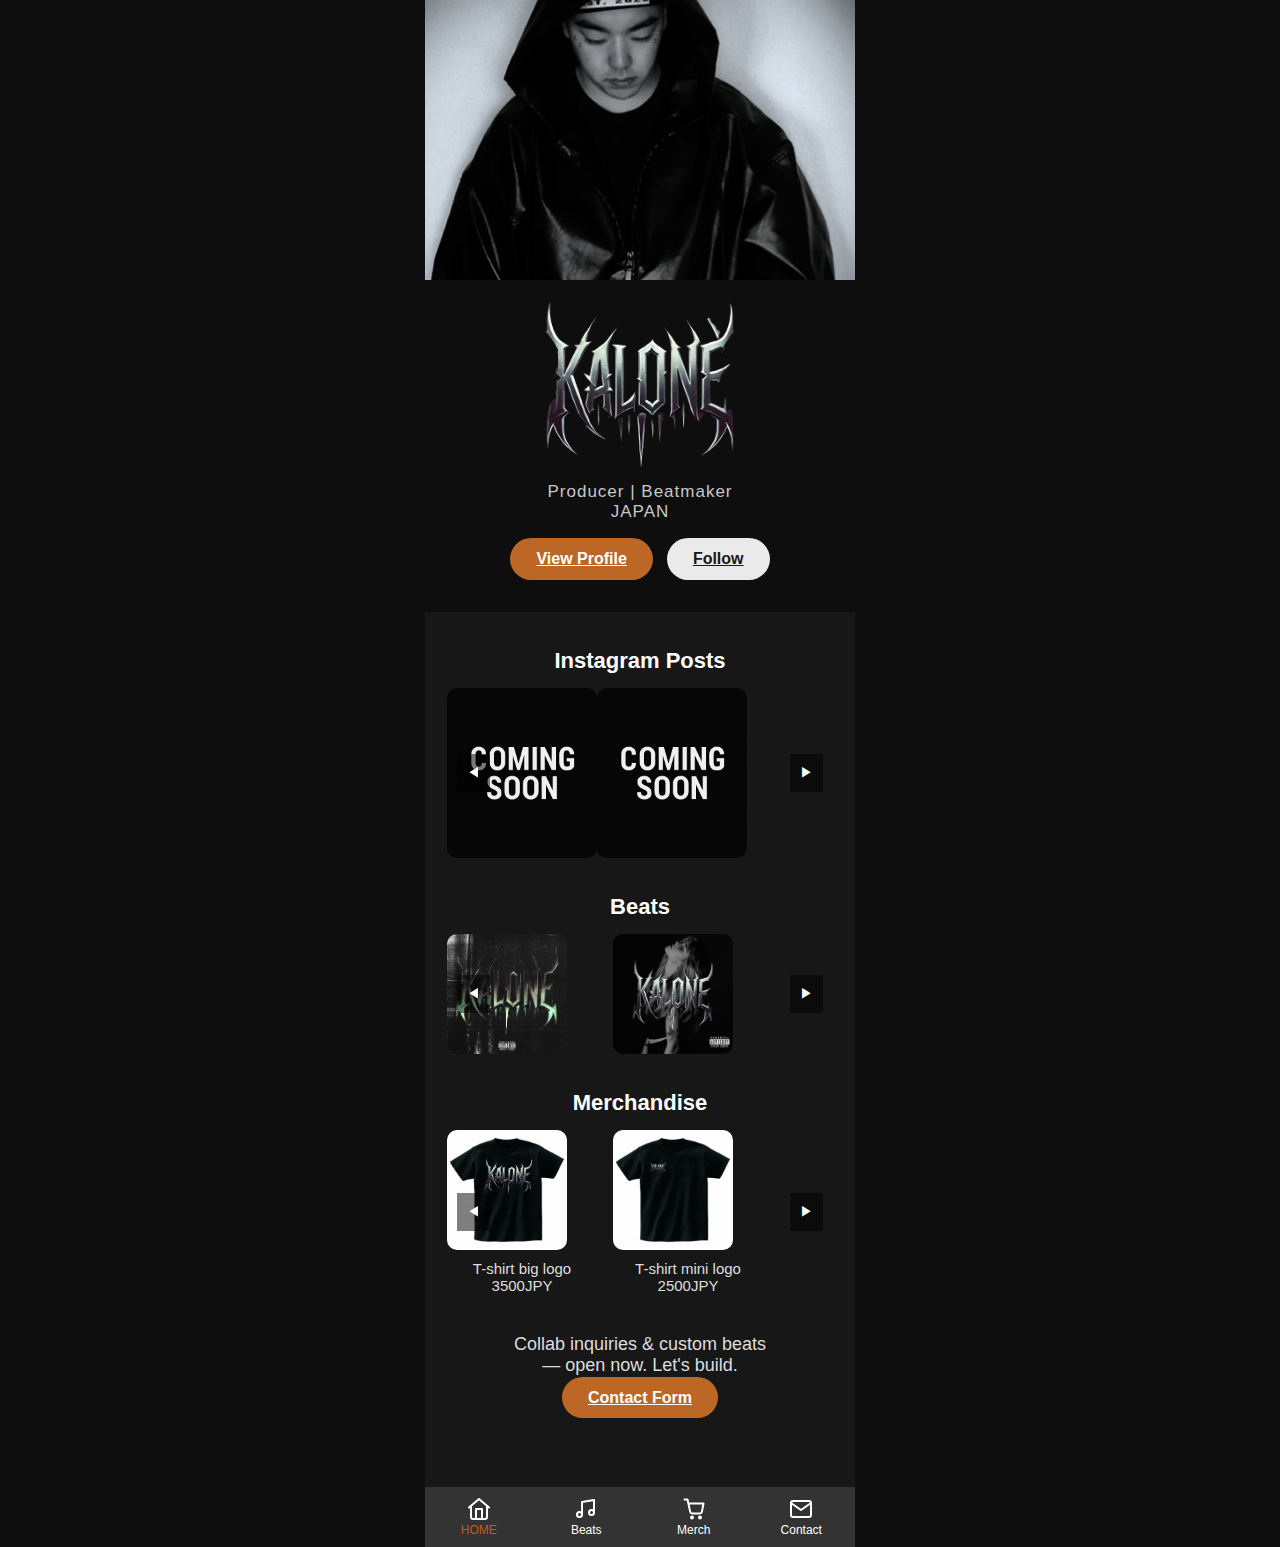
<file: index.html>
<!DOCTYPE html>
<html lang="ja">
<head>
  <meta charset="UTF-8">
  <title>KALONE Portfolio</title>
  <meta name="viewport" content="width=device-width, initial-scale=1.0">
  <link rel="stylesheet" href="styles.css">
</head>
<body>
  <div class="container">

    <!-- Header -->
    <div class="header">
      <img class="profile-photo" src="img/profiile.JPG" alt="Profile Photo">
      <div class="logo-section">
        <img class="logo" src="img/logo.png" alt="KALONE Logo">
        <div class="subtitle">Producer | Beatmaker<br>JAPAN</div>
      </div>
      <div class="profile-actions">
        <a href="https://linktr.ee/prod.kalone" class="button orange">View Profile</a>
        <a href="https://www.instagram.com/_kalone_" class="button gray">Follow</a>
      </div>
    </div>

    <!-- Instagram Posts -->
   <div class="section">
    <h2>Instagram Posts</h2>
    <div class="insta-posts">
        <button class="slider-button left">◀</button>
        <div class="slider">
            <img src="img/comingsoon.png" alt="Post1" class="post-image">
            <img src="img/comingsoon.png" alt="Post2" class="post-image">
        </div>
        <button class="slider-button right">▶</button>
    </div>
</div>

    <!-- Beats -->
    <div class="section">
      <h2>Beats</h2>
      <div class="beats">
        <div class="beat">
          <button class="slider-button left">◀</button>
          <a href="https://open.spotify.com/intl-ja/track/3ISgmAZZ1Nwkv73EA7XvaS?si=f8b35463fe0e47fa">
          <img src="img/photo-output.JPEG" alt="Beat">
          </a>
        </div>
        <div class="beat">
         <a href="https://open.spotify.com/intl-ja/track/56gWSIQP5GYC6EUBvQ6Bg3?si=321e2d97f9c940a5">

          <img src="img/withoutyou.PNG" alt="Beat">
        </a>
        </div>
       
        <button class="slider-button right">▶</button>
      </div>
    </div>

    <!-- Merchandise -->
    <div class="section">
      <h2>Merchandise</h2>
      <div class="merchandise">
        <button class="slider-button left">◀</button>
        <div class="merch">
          <img src="img/kalotbig.jpeg" alt="">
   <span>T-shirt big logo<br>3500JPY</span>
</a>
        </div>
        <div class="merch">
          <img src="img/kalotmini.jpeg" alt="">
          <span>T-shirt mini logo<br>2500JPY</span>
        </div>
    
        <button class="slider-button right">▶</button>
      </div>
    </div>

    <!-- Contact / Custom Beats -->
    <div class="collab-section">
  <p>Collab inquiries & custom beats<br>— open now. Let's build.</p>
  <a href="contact.html" class="button orange">Contact Form</a>
  
</div>

    <!-- Navigation -->
   <nav class="bottom-nav">
  <a href="index.html" class="nav-item active"> <!-- アクティブなリンク -->
    <svg class="nav-icon" xmlns="http://www.w3.org/2000/svg" width="24" height="24" viewBox="0 0 24 24" fill="none" stroke="#FFFFFF" stroke-width="2" stroke-linecap="round" stroke-linejoin="round"><path d="M20 9v11a2 2 0 0 1-2 2H6a2 2 0 0 1-2-2V9"/><path d="M9 22V12h6v10M2 10.6L12 2l10 8.6"/></svg>
    <span>HOME</span>
  </a>
  <a href="beats.html" class="nav-item"> <!-- 他のナビゲーションアイテム -->
    <svg class="nav-icon" xmlns="http://www.w3.org/2000/svg" width="24" height="24" viewBox="0 0 24 24" fill="none" stroke="#FFFFFF" stroke-width="2" stroke-linecap="round" stroke-linejoin="round"><circle cx="5.5" cy="17.5" r="2.5"/><circle cx="17.5" cy="15.5" r="2.5"/><path d="M8 17V5l12-2v12"/></svg>
    <span>Beats</span>
    
</svg>
  </a>
  <a href="merch.html" class="nav-item">
    <svg class="nav-icon" xmlns="http://www.w3.org/2000/svg" width="24" height="24" viewBox="0 0 24 24" fill="none" stroke="#FFFFFF" stroke-width="2" stroke-linecap="round" stroke-linejoin="round"><circle cx="10" cy="20.5" r="1"/><circle cx="18" cy="20.5" r="1"/><path d="M2.5 2.5h3l2.7 12.4a2 2 0 0 0 2 1.6h7.7a2 2 0 0 0 2-1.6l1.6-8.4H7.1"/></svg>
    <span>Merch</span>
  </a>
  <a href="contact.html" class="nav-item">
    <svg class="nav-icon" xmlns="http://www.w3.org/2000/svg" width="24" height="24" viewBox="0 0 24 24" fill="none" stroke="#FFFFFF" stroke-width="2" stroke-linecap="round" stroke-linejoin="round"><path d="M4 4h16c1.1 0 2 .9 2 2v12c0 1.1-.9 2-2 2H4c-1.1 0-2-.9-2-2V6c0-1.1.9-2 2-2z"></path><polyline points="22,6 12,13 2,6"></polyline></svg>
    <span>Contact</span>
  </a>
</nav>
  </div>
</body>
</html>
</file>
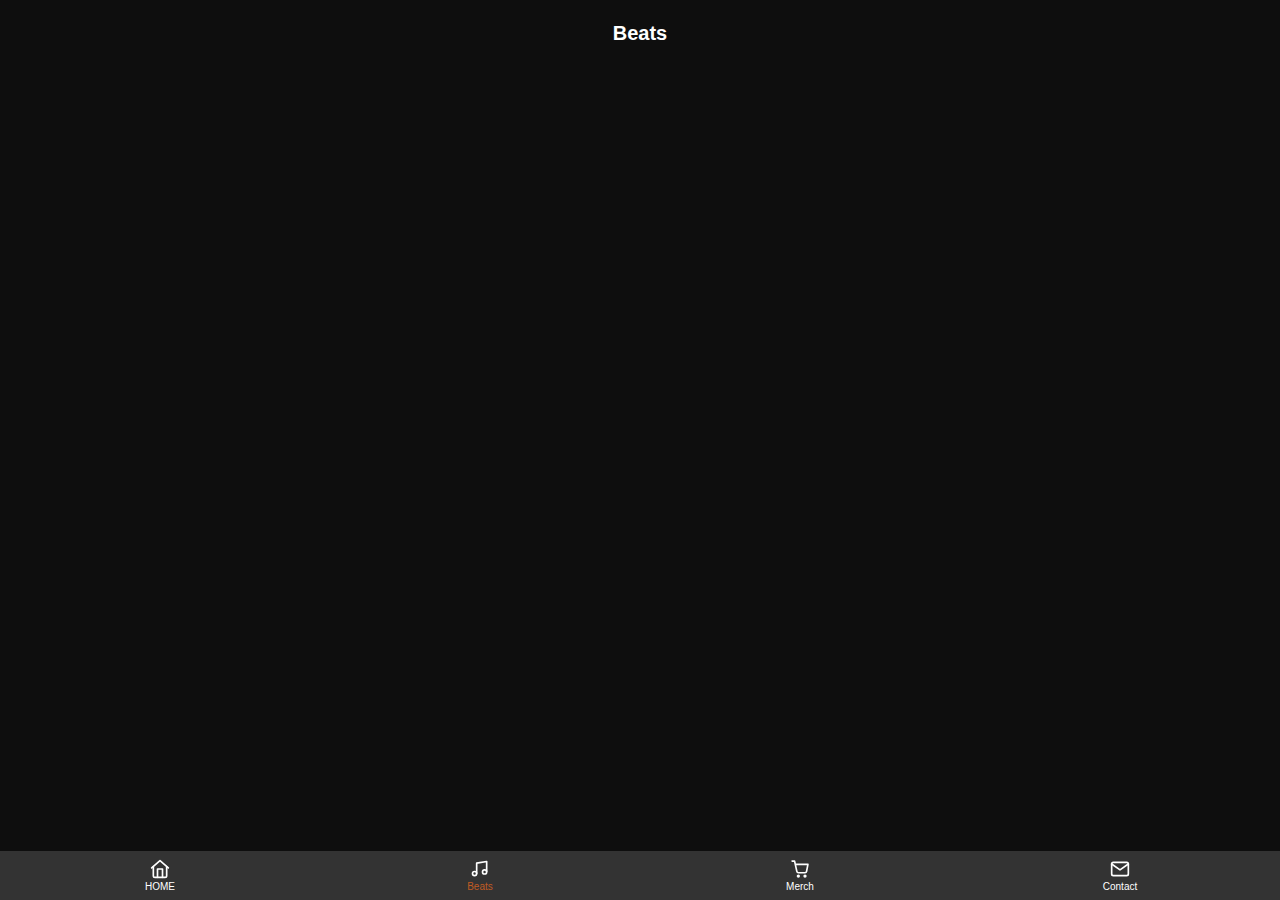
<file: beats.html>
<!DOCTYPE html>
<html lang="ja">
<head>
  <meta charset="UTF-8">
  <title>Beats</title>
  <meta name="viewport" content="width=device-width, initial-scale=1">
  <link rel="stylesheet" href="beats.css">
</head>
<body>
  <div class="beats-container">
    <!-- ヘッダー -->
    <div class="header">
      <span class="title">Beats</span>
    </div>
    <!-- ビートリスト -->
    <div class="beat-list">
      <div class="beat-item">
         <iframe style="border-radius:12px" src="https://open.spotify.com/embed/track/56gWSIQP5GYC6EUBvQ6Bg3?utm_source=generator&theme=0" width="100%" height="152" frameBorder="0" allowfullscreen="" allow="autoplay; clipboard-write; encrypted-media; fullscreen; picture-in-picture" loading="lazy">
         </iframe>
      </div>
      <div class="beat-item">
<iframe style="border-radius:12px" src="https://open.spotify.com/embed/track/3ISgmAZZ1Nwkv73EA7XvaS?utm_source=generator&theme=0" width="100%" height="152" frameBorder="0" allowfullscreen="" allow="autoplay; clipboard-write; encrypted-media; fullscreen; picture-in-picture" loading="lazy">
</iframe>       
      </div>
        </div>
      </div>
    </div>
  </div>
  
  <!-- Navigation -->
   <nav class="bottom-nav">
  <a href="index.html" class="nav-item"> <!-- アクティブなリンク -->
    <svg class="nav-icon" xmlns="http://www.w3.org/2000/svg" width="24" height="24" viewBox="0 0 24 24" fill="none" stroke="#FFFFFF" stroke-width="2" stroke-linecap="round" stroke-linejoin="round"><path d="M20 9v11a2 2 0 0 1-2 2H6a2 2 0 0 1-2-2V9"/><path d="M9 22V12h6v10M2 10.6L12 2l10 8.6"/></svg>
    <span>HOME</span>
  </a>
  <a href="beats.html" class="nav-item active"> <!-- 他のナビゲーションアイテム -->
    <svg class="nav-icon" xmlns="http://www.w3.org/2000/svg" width="24" height="24" viewBox="0 0 24 24" fill="none" stroke="#FFFFFF" stroke-width="2" stroke-linecap="round" stroke-linejoin="round"><circle cx="5.5" cy="17.5" r="2.5"/><circle cx="17.5" cy="15.5" r="2.5"/><path d="M8 17V5l12-2v12"/></svg>
    <span>Beats</span>
  </a>
  <a href="merch.html" class="nav-item">
    <svg class="nav-icon" xmlns="http://www.w3.org/2000/svg" width="24" height="24" viewBox="0 0 24 24" fill="none" stroke="#FFFFFF" stroke-width="2" stroke-linecap="round" stroke-linejoin="round"><circle cx="10" cy="20.5" r="1"/><circle cx="18" cy="20.5" r="1"/><path d="M2.5 2.5h3l2.7 12.4a2 2 0 0 0 2 1.6h7.7a2 2 0 0 0 2-1.6l1.6-8.4H7.1"/></svg>
    <span>Merch</span>
  </a>
  <a href="contact.html" class="nav-item">
    <svg class="nav-icon" xmlns="http://www.w3.org/2000/svg" width="24" height="24" viewBox="0 0 24 24" fill="none" stroke="#FFFFFF" stroke-width="2" stroke-linecap="round" stroke-linejoin="round"><path d="M4 4h16c1.1 0 2 .9 2 2v12c0 1.1-.9 2-2 2H4c-1.1 0-2-.9-2-2V6c0-1.1.9-2 2-2z"></path><polyline points="22,6 12,13 2,6"></polyline></svg>
    <span>Contact</span>
  </a>
</nav>
</body>
</html>
</file>
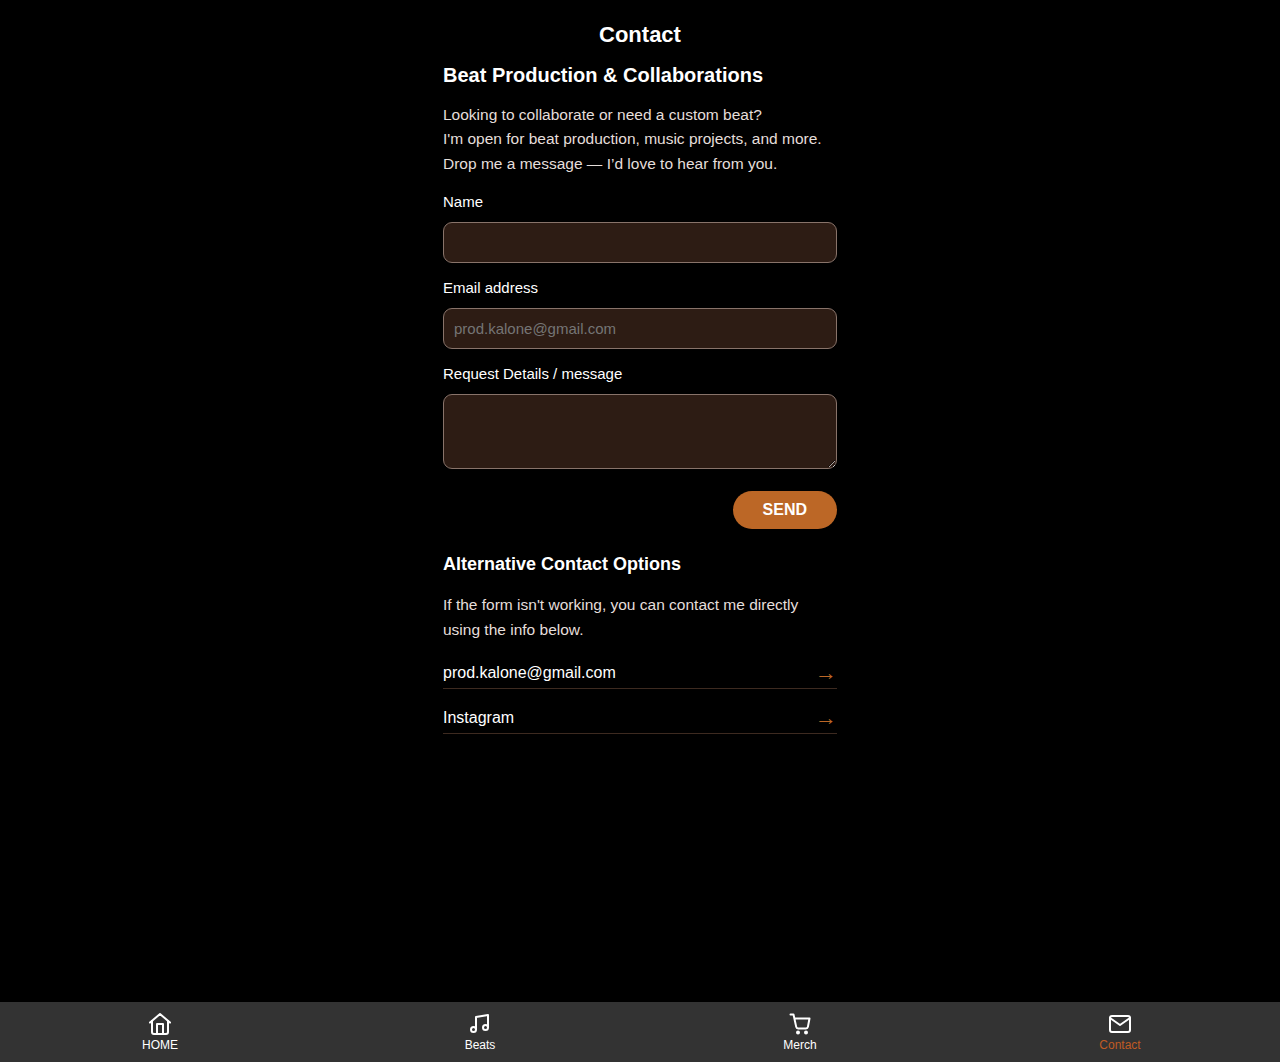
<file: contact.html>
<!DOCTYPE html>
<html lang="en">
<head>
  <meta charset="UTF-8">
  <title>Contact</title>
  <meta name="viewport" content="width=device-width, initial-scale=1">
  <link rel="stylesheet" href="contact.css">
</head>
<body>
  <div class="contact-container">
    <div class="contact-header">Contact</div>
    
    <div class="contact-main">
      <h2>Beat Production & Collaborations</h2>
      <p>
        Looking to collaborate or need a custom beat?<br>
        I'm open for beat production, music projects, and more.<br>
        Drop me a message — I’d love to hear from you.
      </p>

      <!-- メール送信フォーム -->
      <form class="contact-form" action="mailto:prod.kalone@gmail.com" method="POST" enctype="text/plain">
        <label for="name">Name</label>
        <input type="text" id="name" name="Name" required>
        
        <label for="email">Email address</label>
        <input type="email" id="email" name="Email" placeholder="prod.kalone@gmail.com" required>
        
        <label for="message">Request Details / message</label>
        <textarea id="message" name="Message" rows="3" required></textarea>
        
        <button type="submit" class="send-btn">SEND</button>
      </form>

      <h3>Alternative Contact Options</h3>
      <p>If the form isn't working, you can contact me directly using the info below.</p>
      <div class="alt-contact-list">
        <a href="mailto:prod.kalone@gmail.com" class="alt-link">
          prod.kalone@gmail.com <span class="arrow">&#8594;</span>
        </a>
        <a href="https://www.instagram.com/_kalone_" target="_blank" class="alt-link">
          Instagram <span class="arrow">&#8594;</span>
        </a>
      </div>
    </div>
  </div>

   <!-- Navigation -->
   <nav class="bottom-nav">
  <a href="index.html" class="nav-item"> 
    <svg class="nav-icon" xmlns="http://www.w3.org/2000/svg" width="24" height="24" viewBox="0 0 24 24" fill="none" stroke="#FFFFFF" stroke-width="2" stroke-linecap="round" stroke-linejoin="round"><path d="M20 9v11a2 2 0 0 1-2 2H6a2 2 0 0 1-2-2V9"/><path d="M9 22V12h6v10M2 10.6L12 2l10 8.6"/></svg>
    <span>HOME</span>
  </a>
  <a href="beats.html" class="nav-item"> <!-- 他のナビゲーションアイテム -->
    <svg class="nav-icon" xmlns="http://www.w3.org/2000/svg" width="24" height="24" viewBox="0 0 24 24" fill="none" stroke="#FFFFFF" stroke-width="2" stroke-linecap="round" stroke-linejoin="round"><circle cx="5.5" cy="17.5" r="2.5"/><circle cx="17.5" cy="15.5" r="2.5"/><path d="M8 17V5l12-2v12"/></svg>
    <span>Beats</span>
    
</svg>
  </a>
  <a href="merch.html" class="nav-item">
    <svg class="nav-icon" xmlns="http://www.w3.org/2000/svg" width="24" height="24" viewBox="0 0 24 24" fill="none" stroke="#FFFFFF" stroke-width="2" stroke-linecap="round" stroke-linejoin="round"><circle cx="10" cy="20.5" r="1"/><circle cx="18" cy="20.5" r="1"/><path d="M2.5 2.5h3l2.7 12.4a2 2 0 0 0 2 1.6h7.7a2 2 0 0 0 2-1.6l1.6-8.4H7.1"/></svg>
    <span>Merch</span>
  </a>
  <a href="contact.html" class="nav-item active">
    <svg class="nav-icon" xmlns="http://www.w3.org/2000/svg" width="24" height="24" viewBox="0 0 24 24" fill="none" stroke="#FFFFFF" stroke-width="2" stroke-linecap="round" stroke-linejoin="round"><path d="M4 4h16c1.1 0 2 .9 2 2v12c0 1.1-.9 2-2 2H4c-1.1 0-2-.9-2-2V6c0-1.1.9-2 2-2z"></path><polyline points="22,6 12,13 2,6"></polyline></svg>
    <span>Contact</span>
  </a>
</nav>
</body>
</html>
</file>
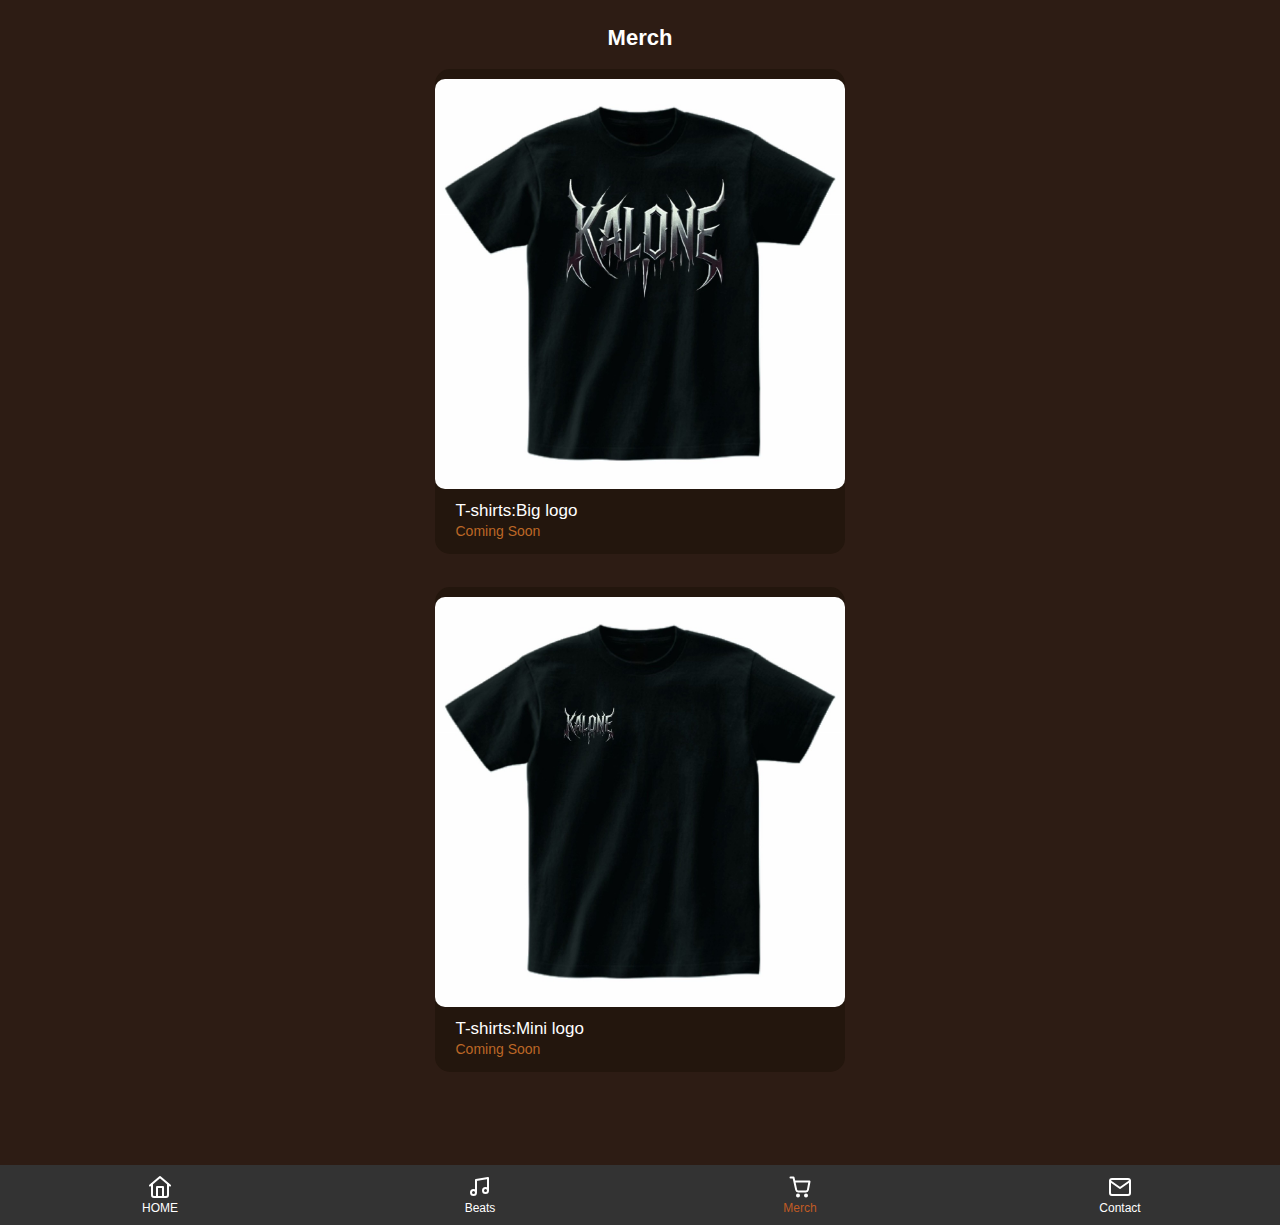
<file: merch.html>
<!DOCTYPE html>
<html lang="ja">
<head>
  <meta charset="UTF-8">
  <title>Merch</title>
  <meta name="viewport" content="width=device-width, initial-scale=1">
  <link rel="stylesheet" href="merch.css">
</head>
<body>
  <div class="merch-container">
    <div class="merch-header">Merch</div>
    <div class="merch-grid">
      <a class="merch-item" href="https://_kalone_base_shop.base.shop/items/商品ID1" target="_blank">
        <img src="img/kalotbig.jpeg" alt="Tシャツ">
        <div class="merch-name">T-shirts:Big logo</div>
        <div class="merch-stock">Coming Soon</div>
      </a>
      <a class="merch-item" href="https://_kalone_base_shop.base.shop/items/商品ID2" target="_blank">
        <img src="img/kalotmini.jpeg" alt="Mini logo">
        <div class="merch-name">T-shirts:Mini logo</div>
        <div class="merch-stock">Coming Soon</div>
      </a>
    </div>
  </div>
   <!-- Navigation -->
   <nav class="bottom-nav">
  <a href="index.html" class="nav-item"> <!-- アクティブなリンク -->
    <svg class="nav-icon" xmlns="http://www.w3.org/2000/svg" width="24" height="24" viewBox="0 0 24 24" fill="none" stroke="#FFFFFF" stroke-width="2" stroke-linecap="round" stroke-linejoin="round"><path d="M20 9v11a2 2 0 0 1-2 2H6a2 2 0 0 1-2-2V9"/><path d="M9 22V12h6v10M2 10.6L12 2l10 8.6"/></svg>
    <span>HOME</span>
  </a>
  <a href="beats.html" class="nav-item"> <!-- 他のナビゲーションアイテム -->
    <svg class="nav-icon" xmlns="http://www.w3.org/2000/svg" width="24" height="24" viewBox="0 0 24 24" fill="none" stroke="#FFFFFF" stroke-width="2" stroke-linecap="round" stroke-linejoin="round"><circle cx="5.5" cy="17.5" r="2.5"/><circle cx="17.5" cy="15.5" r="2.5"/><path d="M8 17V5l12-2v12"/></svg>
    <span>Beats</span>
    
</svg>
  </a>
  <a href="merch.html" class="nav-item active">
    <svg class="nav-icon" xmlns="http://www.w3.org/2000/svg" width="24" height="24" viewBox="0 0 24 24" fill="none" stroke="#FFFFFF" stroke-width="2" stroke-linecap="round" stroke-linejoin="round"><circle cx="10" cy="20.5" r="1"/><circle cx="18" cy="20.5" r="1"/><path d="M2.5 2.5h3l2.7 12.4a2 2 0 0 0 2 1.6h7.7a2 2 0 0 0 2-1.6l1.6-8.4H7.1"/></svg>
    <span>Merch</span>
  </a>
  <a href="contact.html" class="nav-item">
    <svg class="nav-icon" xmlns="http://www.w3.org/2000/svg" width="24" height="24" viewBox="0 0 24 24" fill="none" stroke="#FFFFFF" stroke-width="2" stroke-linecap="round" stroke-linejoin="round"><path d="M4 4h16c1.1 0 2 .9 2 2v12c0 1.1-.9 2-2 2H4c-1.1 0-2-.9-2-2V6c0-1.1.9-2 2-2z"></path><polyline points="22,6 12,13 2,6"></polyline></svg>
    <span>Contact</span>
  </a>
</nav>
</body>
</html>
</file>
<file: styles.css>
@charset "UTF-8";

body {
  font-family: 'Segoe UI', Arial, sans-serif;
  color: #fff;
  background: #0e0e0e;
  margin: 0;
  padding: 0;
  min-height: 100vh; /*画面の高さに基づいて最低高さを設定*/
  box-sizing: border-box;
}

.container {
  max-width: 430px;
  margin: 0 auto;
  background: #171717;
  min-height: 100vh;
}

.header {
  text-align: center;
  background: #0e0e0e;
  padding-bottom: 32px;
}

.profile-photo {
  width: 100%;
  height: 280px;
  object-fit: cover;
}

.logo-section {
  margin-top: -30px;
}

.logo {
  width: 220px;
  margin: 0 auto;
  display: block;
}

.subtitle {
  margin-top: 8px;
  letter-spacing: 1px;
  font-size: 17px;
  color: #c7c7c7;
}

.profile-actions {
  margin-top: 16px;
  display: flex;
  justify-content: center;
  gap: 14px;
}

.button {
  padding: 12px 26px;
  border: none;
  border-radius: 22px;
  font-size: 16px;
  font-weight: bold;
}

.button.orange {
  background: #bc6726;
  color: #fff;
}

.button.gray {
  background: #eaeaea;
  color: #191919;
}

.section {
  margin: 36px 0 0 0;
  padding: 0 22px;
}

.section h2 {
  text-align: center;
  margin-bottom: 14px;
  font-size: 22px;
  font-weight: bold;

}

.insta-posts, .beats, .merchandise {
  display: flex;
  gap: 16px; /* 各アイテム間のスペースを設定 */
  overflow: hidden; /* スクロールバーを非表示に */
  position: relative; /* 相対位置指定 */
}

.slider {
  display: flex;
  transition: transform 0.5s ease; /* スライド移動にアニメーションを適用 */
  will-change: transform; /* パフォーマンス向上のため */
}

.insta-posts img, .beats .beat img, .merchandise .merch img {
  border-radius: 10px;
  width: 150px;
  height: 170px;
  object-fit: cover;
  display: block;
}

.beats .beat, .merchandise .merch {
  min-width: 150px;
  text-align: center;
}

.beats .beat img, .merchandise .merch img {
  width: 120px;
  height: 120px;
}

.beats .beat span, .merchandise .merch span {
  display: block;
  margin-top: 10px;
  font-size: 15px;
  color: #dedede;
}

/* スライダーコントロールボタンのスタイル */
.slider-button {
  position: absolute; /* 絶対位置指定 */
  top: 50%; /* 垂直方向中央に配置 */
  transform: translateY(-50%); /* 中心に合わせる */
  background-color: rgba(0, 0, 0, 0.5);
  color: white;
  border: none;
  padding: 10px;
  cursor: pointer;
  z-index: 10; /* 上に表示 */
}

.slider-button.left {
  left: 10px; /* 左ボタンの位置 */
}

.slider-button.right {
  right: 10px; /* 右ボタンの位置 */
}

.collab-section {
  text-align: center;
  margin: 40px 0 80px 0;
}

.collab-section p {
  font-size: 18px;
  color: #fafafae0;
  margin-bottom: 13px;
}

.bottom-nav {
  display: flex;
  justify-content: space-around;
  background-color: #333; /* ナビゲーションバーの背景色 */
  padding: 10px 0;
}

.nav-item {
  display: flex;
  flex-direction: column;
  align-items: center;
  color: #fff; /* デフォルト色 (白) */
  font-size: 12px;
  text-decoration: none;
  flex: 1;
  transition: color 0.3s; /* スムーズな色の変更 */
}

.nav-item.active, /* アクティブアイテム */
.nav-item:active, /* クリック時の色変更 */
.nav-item:hover { /* ホバー時の色変更 */
  color: #c05b24; /* アクティブ色 (赤) */
}

.nav-icon {
  width: 24px;
  height: 24px;
  margin-bottom: 2px;
}
</file>
<file: beats.css>
@charset "UTF-8";

body {
  margin: 0;
  font-family: "Segoe UI", Arial, sans-serif;
  background: #0e0e0e;
  color: #fff;
}
  .bottom-nav {
      padding: 8px 0; /* ナビゲーションのパディング調整 */
      width: 100%; /* 幅を100%にして画面全体を使用 */
  }

  .nav-item {
      font-size: 10px; /* ナビゲーションアイテムのサイズを小さく */
  }

  .nav-icon {
      width: 20px; /* アイコンのサイズを調整 */
      height: 20px; /* アイコンのサイズを調整 */
  }


/* スマホ向けのスタイル */
@media (max-width: 768px) {
  .beats-container {
      max-width: 100%; /* スマホ用に最大幅を変更 */
      padding-bottom: 60px; /* スマホナビゲーションの高さに応じた調整 */
      min-height: calc(100vh - 60px); /* スマホのナビゲーション高さ */
  }
}

.header {
  display: flex;
  align-items: center;
  justify-content: center;
  position: relative;
  padding: 22px 0 16px 0;
}

.back-arrow {
  position: absolute;
  left: 22px;
  font-size: 22px;
  top: 22px;
  color: #fff;
  cursor: pointer;
}

.header .title {
  font-size: 22px;
  font-weight: bold;
}

.search-bar {
  display: flex;
  align-items: center;
  background: #bc6726;
  border-radius: 16px;
  margin: 0 18px 18px 18px;
  padding: 0 12px;
  height: 44px;
}

.search-icon {
  font-size: 19px;
  color: #fff;
  margin-right: 9px;
}

.search-bar input {
  border: none;
  background: transparent;
  outline: none;
  font-size: 17px;
  color: #fff;
  width: 100%;
  padding: 6px 0;
}

.tag-bar {
  margin-left: 20px;
  margin-bottom: 10px;
}

.tag {
  display: inline-block;
  background: #3d2a20;
  color: #fff;
  padding: 7px 17px;
  border-radius: 22px;
  font-size: 15px;
  margin-right: 6px;
  cursor: pointer;
  font-weight: 500;
  opacity: 0.8;
}
.tag.active {
  background: #21140b;
  color: #fff;
  opacity: 1;
}

.beat-list {
  margin-top: 6px;
  margin-left: 13px;
}

.beat-item {
  display: flex;
  align-items: center;
  margin-bottom: 23px;
}

.beat-item img {
  width: 54px;
  height: 54px;
  border-radius: 10px;
  object-fit: cover;
  margin-right: 16px;
}

.beat-info {
  display: flex;
  flex-direction: column;
  justify-content: center;
}

.beat-title {
  font-size: 17px;
  font-weight: bold;
  color: #fff;
  margin-bottom: 3px;
}

/* ボトムナビ */

.bottom-nav {
  display: flex;
  justify-content: space-around;
  background-color: #333; /* ナビゲーションバーの背景色 */
  padding: 10px 0;
  position: fixed; /* 画面下に固定 */
  bottom: 0; /* 画面の下部に配置 */
  left: 0; /* 左端に固定 */
  right: 0; /* 右端に固定 */
  width: 100%; /* 幅を100%に設定 */
  z-index: 100; /* 他の要素の上に表示 */
}

.nav-item {
  display: flex;
  flex-direction: column;
  align-items: center;
  color: #fff; /* デフォルト色 (白) */
  font-size: 12px;
  text-decoration: none;
  flex: 1;
  transition: color 0.3s; /* スムーズな色の変更 */
}

.nav-item.active, /* アクティブアイテム */
.nav-item:active, /* クリック時の色変更 */
.nav-item:hover { /* ホバー時の色変更 */
  color: #c05b24; /* アクティブ色 (赤) */
}

.nav-icon {
  width: 24px;
  height: 24px;
  margin-bottom: 2px;
}


  .header .title {
      font-size: 20px; /* 小さいタイトルサイズ */
  }

  .search-bar {
      margin: 0 10px 10px; /* マージンを調整 */
      padding: 0 8px; /* パディングを調整 */
      height: 40px; /* 高さを調整 */
  }

  .search-icon {
      font-size: 16px; /* アイコンサイズを調整 */
  }

  .search-bar input {
      font-size: 15px; /* 入力フィールドのフォントサイズを調整 */
  }

  .tag {
      padding: 5px 12px; /* タグのパディングを小さく */
      font-size: 14px; /* タグのフォントサイズを調整 */
  }

  .beat-item {
      margin-bottom: 15px; /* アイテム間のスペースを減らす */
  }

  .beat-item img {
      width: 46px; /* アイテム画像のサイズを小さく */
      height: 46px; /* アイテム画像の高さを調整 */
  }

  .beat-title {
      font-size: 15px; /* ビートタイトルサイズを調整 */
  }

  .bottom-nav {
      padding: 8px 0; /* ナビゲーションのパディングを調整 */
  }

  .nav-item {
      font-size: 10px; /* ナビゲーションアイテムのサイズを小さく */
  }

  .nav-icon {
      width: 20px; /* アイコンのサイズを調整 */
      height: 20px; /* アイコンのサイズを調整 */
  }
</file>
<file: contact.css>
@charset "UTF-8";



body {
  margin: 0;
  font-family: "Segoe UI", Arial, sans-serif;
  background: #000000;
  color: #fff;
  min-height: 100vh; /*画面の高さに基づいて最低高さを設定*/
  box-sizing: border-box;
}

.contact-container {
  max-width: 430px;
  margin: 0 auto;
  min-height: 100vh;
  background: #000000;
  padding-bottom: 80px;
}
.contact-header {
  text-align: center;
  font-size: 22px;
  font-weight: bold;
  margin: 22px 0 12px 0;
}

.contact-main {
  padding: 0 18px 22px 18px;
}

.contact-main h2 {
  font-size: 20px;
  font-weight: bold;
  margin: 16px 0 10px 0;
}
.contact-main p {
  color: #e5dedb;
  line-height: 1.6;
  font-size: 15.5px;
  margin-bottom: 16px;
}

.contact-form {
  display: flex;
  flex-direction: column;
  gap: 9px;
  margin-bottom: 25px;
}

.contact-form label {
  font-size: 15px;
  margin-bottom: 3px;
}

.contact-form input,
.contact-form textarea {
  border: 1px solid #88736a;
  border-radius: 9px;
  background: #2d1c14;
  color: #fff;
  font-size: 15px;
  padding: 11px 10px;
  margin-bottom: 7px;
  outline: none;
  transition: border 0.2s;
}

.contact-form input:focus,
.contact-form textarea:focus {
  border: 1.7px solid #bc6726;
}

.send-btn {
  background: #bc6726;
  color: #fff;
  border: none;
  border-radius: 22px;
  font-weight: bold;
  font-size: 16px;
  padding: 10px 30px;
  align-self: flex-end;
  margin-top: 6px;
  cursor: pointer;
}

.contact-main h3 {
  margin-top: 25px;
  font-size: 18px;
  font-weight: bold;
}
.alt-contact-list {
  display: flex;
  flex-direction: column;
  gap: 14px;
  margin-top: 6px;
}

.alt-link {
  color: #fff;
  text-decoration: none;
  font-size: 16px;
  display: flex;
  align-items: center;
  justify-content: space-between;
  background: transparent;
  padding: 2px 0;
  border-bottom: 1px solid #3d2a20;
  transition: background 0.15s;
}
.alt-link:hover {
  background: #44270f49;
}
.arrow {
  font-size: 22px;
  color: #bc6726;
  margin-left: 6px;
}


.bottom-nav {
  display: flex;
  justify-content: space-around;
  background-color: #333; /* ナビゲーションバーの背景色 */
  padding: 10px 0;
}

.nav-item {
  display: flex;
  flex-direction: column;
  align-items: center;
  color: #fff; /* デフォルト色 (白) */
  font-size: 12px;
  text-decoration: none;
  flex: 1;
  transition: color 0.3s; /* スムーズな色の変更 */
}

.nav-item.active, /* アクティブアイテム */
.nav-item:active, /* クリック時の色変更 */
.nav-item:hover { /* ホバー時の色変更 */
  color: #c05b24; /* アクティブ色 (赤) */
}

.nav-icon {
  width: 24px;
  height: 24px;
  margin-bottom: 2px;
}
</file>
<file: merch.css>
@charset "UTF-8";

body {
  margin: 0;
  font-family: "Segoe UI", Arial, sans-serif;
  background: #2d1c14;
  color: #fff;
   min-height: 100vh; /*画面の高さに基づいて最低高さを設定*/
  box-sizing: border-box;
}

.merch-container {
  max-width: 430px;
  margin: 0 auto;
  min-height: 100vh;
  background: #2d1c14;
  padding-bottom: 80px; /* ナビ重なり防止 */
min-height: 100vh; /*コンテンツが画面全部を埋める場合に必要なら */
}

.merch-header {
  text-align: center;
  font-size: 22px;
  font-weight: bold;
  margin: 25px 0 18px 0;
}

.merch-grid {
  display: flex;
  flex-direction: column; /* 縦並び */
  align-items: center; /* 中央寄せ */
  gap: 20px;
  padding: 0 10px;
}

.merch-item {
  background: #23160d;
  border-radius: 15px;
  width: 100%;
  text-decoration: none;
  color: #fff;
  margin-bottom: 13px;
  display: flex;
  flex-direction: column;
  align-items: center;
  padding: 10px 0 15px 0;
  box-sizing: border-box;
  transition: box-shadow 0.1s;
}
.merch-item:active {
  box-shadow: 0 2px 12px #bc672655;
}

.merch-item img {
  width: 100%;
  max-height: calc(100vh - 150px); /* 画面の高さからヘッダー・フッター分を引いた分 */
  object-fit: contain; /* 画像が縦横比維持しつつ収まる */
  border-radius: 10px;
  margin-bottom: 12px;
}

.merch-name {
  text-align: left;
  width: 90%;
  font-size: 17px;
  margin-bottom: 2px;
}

.merch-stock {
  width: 90%;
  font-size: 14px;
  color: #bc6726;
  text-align: left;
}


.bottom-nav {
  display: flex;
  justify-content: space-around;
  background-color: #333; /* ナビゲーションバーの背景色 */
  padding: 10px 0;
}

.nav-item {
  display: flex;
  flex-direction: column;
  align-items: center;
  color: #fff; /* デフォルト色 (白) */
  font-size: 12px;
  text-decoration: none;
  flex: 1;
  transition: color 0.3s; /* スムーズな色の変更 */
}

.nav-item.active, /* アクティブアイテム */
.nav-item:active, /* クリック時の色変更 */
.nav-item:hover { /* ホバー時の色変更 */
  color: #c05b24; /* アクティブ色 (赤) */
}

.nav-icon {
  width: 24px;
  height: 24px;
  margin-bottom: 2px;
}
</file>
